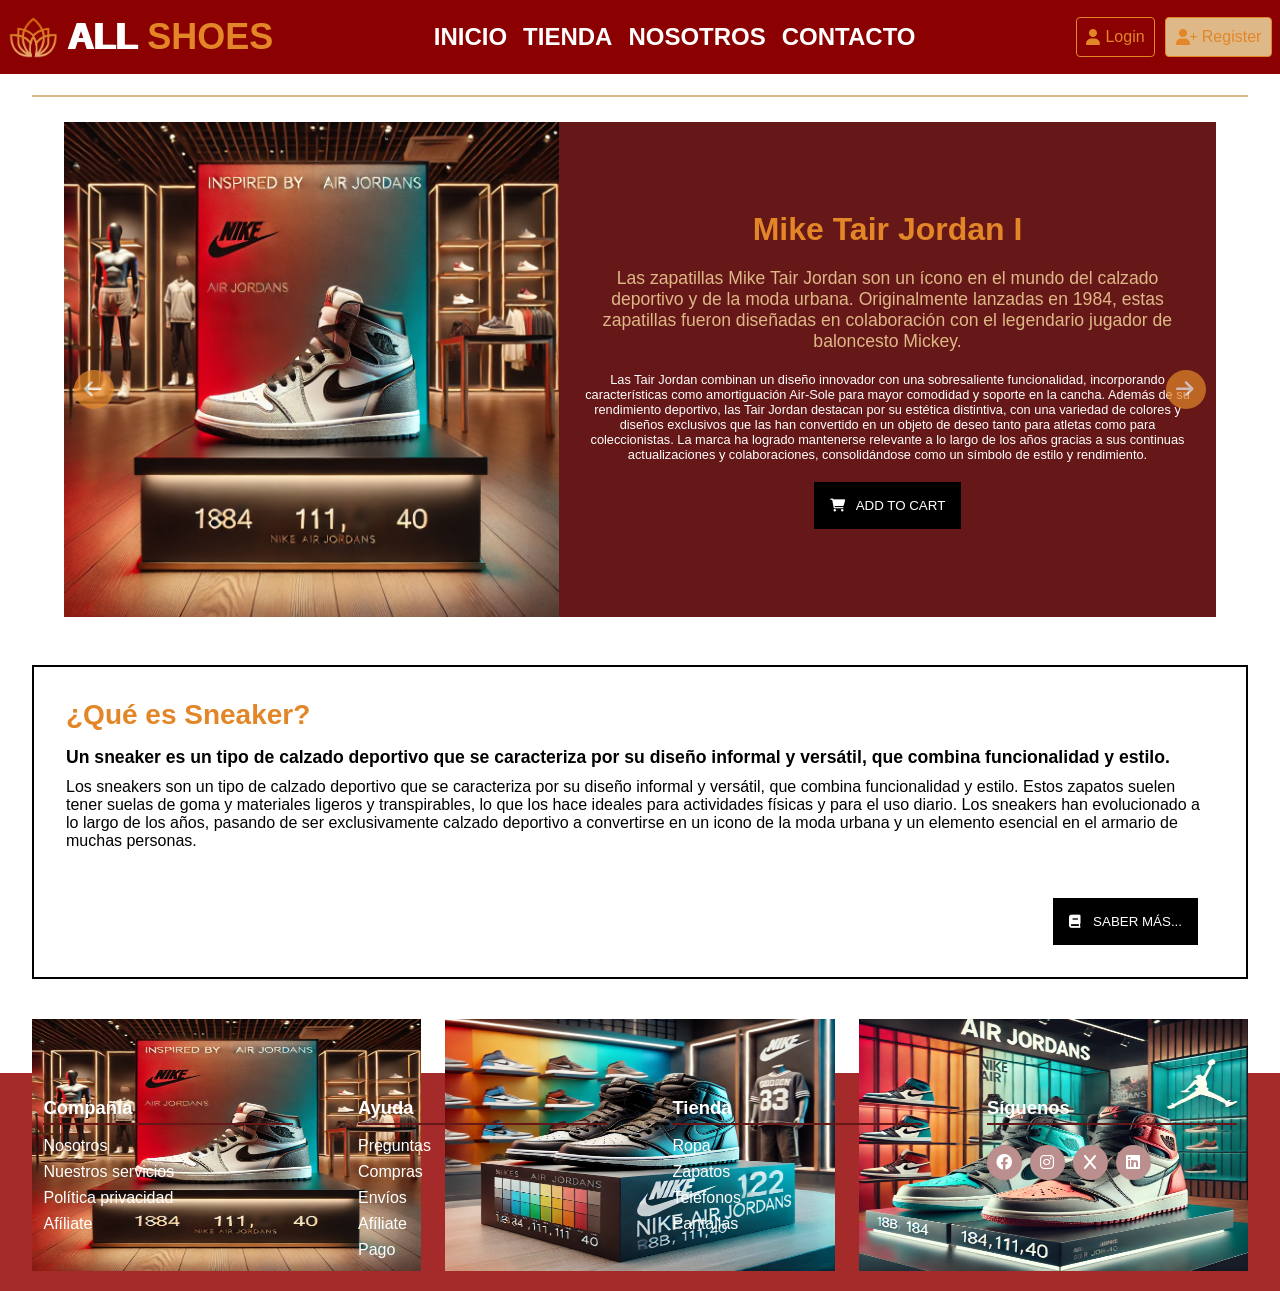
<file: index.html>
<!doctype html>
<html lang="en">
  <head>
    <meta charset="UTF-8" />
    <meta name="viewport" content="width=device-width, initial-scale=1.0" />
    <title>ALL SHOES</title>
    <link rel="icon" href="images/Logo.png" type="image/png" />
    <link
      rel="stylesheet"
      href="https://cdnjs.cloudflare.com/ajax/libs/font-awesome/6.0.0-beta3/css/all.min.css"
    />
    <link rel="stylesheet" href="css/index.css" />
    <link rel="stylesheet" href="css/header.css" />
    <link rel="stylesheet" href="css/home_slider.css" />
    <link rel="stylesheet" href="css/home_more_info.css" />
    <link rel="stylesheet" href="css/footer.css" />
    <link rel="stylesheet" href="css/button.css" />
  </head>
  <body>
    <!------------------ Header ------------------>
    <header class="header">
      <div class="page-info">
        <img src="images/Logo.png" alt="Logo" class="logo" />
        <h1 class="page-name"><span class="strong">ALL</span> SHOES</h1>
      </div>
      <nav class="header-nav">
        <ul class="header-links">
          <li class="header-element">
            <a href="index.html" class="header-link">INICIO</a>
          </li>
          <li class="header-element">
            <a href="html/tienda.html" class="header-link">TIENDA</a>
          </li>
          <li class="header-element">
            <a href="html/nosostros.html" class="header-link">NOSOTROS</a>
          </li>
          <li class="header-element">
            <a href="html/contacto.html" class="header-link">CONTACTO</a>
          </li>
        </ul>
      </nav>
      <div class="session-menu">
        <label for="toggle-session-menu" class="session-menu-icons">
          <i class="fa-solid fa-user"></i>
          <i class="fa-solid fa-x"></i>
        </label>
        <input type="checkbox" id="toggle-session-menu" />
        <div class="session-buttons">
          <a href="" class="btn btn-login">
            <i class="fa-solid fa-user"></i>
            Login
          </a>
          <a href="" class="btn btn-register">
            <i class="fa-solid fa-user"></i>
            <i class="fa-solid fa-plus"></i>
            Register
          </a>
        </div>
      </div>
    </header>

    <!------------------- Main --------------.---->
    <main class="main">
      <section class="slider">
        <div class="slides">
          <article class="sneaker-slide">
            <img
              class="sneaker-foto"
              src="images/main/sneakers4.jpeg"
              alt="foto"
            />
            <div class="sneaker-info">
              <h2 class="sneaker-name">Mike Tair Jordan I</h2>
              <p class="short-description">
                Las zapatillas Mike Tair Jordan son un ícono en el mundo del
                calzado deportivo y de la moda urbana. Originalmente lanzadas en
                1984, estas zapatillas fueron diseñadas en colaboración con el
                legendario jugador de baloncesto Mickey.
              </p>
              <p class="extended-description">
                Las Tair Jordan combinan un diseño innovador con una
                sobresaliente funcionalidad, incorporando características como
                amortiguación Air-Sole para mayor comodidad y soporte en la
                cancha. Además de su rendimiento deportivo, las Tair Jordan
                destacan por su estética distintiva, con una variedad de colores
                y diseños exclusivos que las han convertido en un objeto de
                deseo tanto para atletas como para coleccionistas. La marca ha
                logrado mantenerse relevante a lo largo de los años gracias a
                sus continuas actualizaciones y colaboraciones, consolidándose
                como un símbolo de estilo y rendimiento.
              </p>
              <button class="regular-btn btn-add-to-cart">
                <i class="fa-solid fa-cart-shopping"></i>
                ADD TO CART
              </button>
            </div>
          </article>
          <article class="sneaker-slide">
            <img
              class="sneaker-foto"
              src="images/main/sneakers3.jpeg"
              alt="foto-mike-jump-vision"
            />
            <div class="sneaker-info">
              <h2 class="sneaker-name">Mike Jump Vision</h2>
              <p class="short-description">
                La Mike Jump Vision es un modelo de calzado deportivo diseñado
                para aquellos apasionados por el baloncesto que buscan mejorar
                su rendimiento en la cancha.
              </p>
              <p class="extended-description">
                Esta zapatilla se caracteriza por incorporar tecnología de
                amortiguación avanzada que proporciona un excelente soporte y
                comodidad durante los saltos y movimientos rápidos. Su diseño
                moderno y estilizado no solo ofrece una atractiva estética, sino
                que también integra materiales ligeros y transpirables que
                aseguran una ventilación óptima para el pie. Además, la suela de
                goma con patrón de tracción multidireccional garantiza un agarre
                firme en diferentes superficies, permitiendo cambios de
                dirección ágiles y seguros. En resumen, la Nike Jump Vision
                combina innovación y estilo para ofrecer una experiencia
                deportiva superior.
              </p>
              <button class="regular-btn btn-add-to-cart">
                <i class="fa-solid fa-cart-shopping"></i>
                ADD TO CART
              </button>
            </div>
          </article>
          <!-- Duplicate articles for the slider -->
          <article class="sneaker-slide">
            <img
              class="sneaker-foto"
              src="images/main/sneakers4.jpeg"
              alt="foto"
            />
            <div class="sneaker-info">
              <h2 class="sneaker-name">Mike Tair Jordan I</h2>
              <p class="short-description">
                Las zapatillas Mike Tair Jordan son un ícono en el mundo del
                calzado deportivo y de la moda urbana. Originalmente lanzadas en
                1984, estas zapatillas fueron diseñadas en colaboración con el
                legendario jugador de baloncesto Mickey.
              </p>
              <p class="extended-description">
                Las Tair Jordan combinan un diseño innovador con una
                sobresaliente funcionalidad, incorporando características como
                amortiguación Air-Sole para mayor comodidad y soporte en la
                cancha. Además de su rendimiento deportivo, las Tair Jordan
                destacan por su estética distintiva, con una variedad de colores
                y diseños exclusivos que las han convertido en un objeto de
                deseo tanto para atletas como para coleccionistas. La marca ha
                logrado mantenerse relevante a lo largo de los años gracias a
                sus continuas actualizaciones y colaboraciones, consolidándose
                como un símbolo de estilo y rendimiento.
              </p>
              <button class="regular-btn btn-add-to-cart">
                <i class="fa-solid fa-cart-shopping"></i>
                ADD TO CART
              </button>
            </div>
          </article>
          <article class="sneaker-slide">
            <img
              class="sneaker-foto"
              src="images/main/sneakers3.jpeg"
              alt="foto-mike-jump-vision"
            />
            <div class="sneaker-info">
              <h2 class="sneaker-name">Mike Jump Vision</h2>
              <p class="short-description">
                La Mike Jump Vision es un modelo de calzado deportivo diseñado
                para aquellos apasionados por el baloncesto que buscan mejorar
                su rendimiento en la cancha.
              </p>
              <p class="extended-description">
                Esta zapatilla se caracteriza por incorporar tecnología de
                amortiguación avanzada que proporciona un excelente soporte y
                comodidad durante los saltos y movimientos rápidos. Su diseño
                moderno y estilizado no solo ofrece una atractiva estética, sino
                que también integra materiales ligeros y transpirables que
                aseguran una ventilación óptima para el pie. Además, la suela de
                goma con patrón de tracción multidireccional garantiza un agarre
                firme en diferentes superficies, permitiendo cambios de
                dirección ágiles y seguros. En resumen, la Nike Jump Vision
                combina innovación y estilo para ofrecer una experiencia
                deportiva superior.
              </p>
              <button class="regular-btn btn-add-to-cart">
                <i class="fa-solid fa-cart-shopping"></i>
                ADD TO CART
              </button>
            </div>
          </article>
        </div>
        <div class="arrows">
          <i class="fa-solid fa-arrow-left"></i>
          <i class="fa-solid fa-arrow-right"></i>
        </div>
      </section>

      <section class="more-info">
        <div class="question-container">
          <h3 class="question">¿Qué es Sneaker?</h3>
          <p class="short-answer">
            Un sneaker es un tipo de calzado deportivo que se caracteriza por su
            diseño informal y versátil, que combina funcionalidad y estilo.
          </p>
          <p class="extended-answer">
            Los sneakers son un tipo de calzado deportivo que se caracteriza por
            su diseño informal y versátil, que combina funcionalidad y estilo.
            Estos zapatos suelen tener suelas de goma y materiales ligeros y
            transpirables, lo que los hace ideales para actividades físicas y
            para el uso diario. Los sneakers han evolucionado a lo largo de los
            años, pasando de ser exclusivamente calzado deportivo a convertirse
            en un icono de la moda urbana y un elemento esencial en el armario
            de muchas personas.
          </p>
          <button class="regular-btn btn-know-more">
            <i class="fa-solid fa-book"></i>
            SABER MÁS...
          </button>
        </div>
        <div class="images">
          <div>
          <img
            src="images/main/sneakers4.jpeg"
            alt="sneakers4-foto"
            class="image"
          /></div><div>
          <img
            src="images/main/sneakers1.jpeg"
            alt="sneakers1-foto"
            class="image"
          /></div><div>
          <img
            src="images/main/sneakers3.jpeg"
            alt="sneakers3-foto"
            class="image"
          />
        </div></div>
      </section>
    </main>

    <!------------------ Footer ------------------>
    <footer class="footer">
      <ul class="footer-links company-links">
        <li class="footer-element">
          <h4 class="footer-section-title">Compañía</h4>
        </li>
        <li class="footer-element">
          <a href="" class="footer-link">Nosotros</a>
        </li>
        <li class="footer-element">
          <a href="" class="footer-link">Nuestros servicios</a>
        </li>
        <li class="footer-element">
          <a href="" class="footer-link">Política privacidad</a>
        </li>
        <li class="footer-element">
          <a href="" class="footer-link">Afíliate</a>
        </li>
      </ul>
      <ul class="footer-links help-links">
        <li class="footer-element">
          <h4 class="footer-section-title">Ayuda</h4>
        </li>
        <li class="footer-element">
          <a href="" class="footer-link">Preguntas</a>
        </li>
        <li class="footer-element">
          <a href="" class="footer-link">Compras</a>
        </li>
        <li class="footer-element">
          <a href="" class="footer-link">Envíos</a>
        </li>
        <li class="footer-element">
          <a href="" class="footer-link">Afíliate</a>
        </li>
        <li class="footer-element">
          <a href="" class="footer-link">Pago</a>
        </li>
      </ul>
      <ul class="footer-links shop-links">
        <li class="footer-element">
          <h4 class="footer-section-title">Tienda</h4>
        </li>
        <li class="footer-element">
          <a href="" class="footer-link">Ropa</a>
        </li>
        <li class="footer-element">
          <a href="" class="footer-link">Zapatos</a>
        </li>
        <li class="footer-element">
          <a href="" class="footer-link">Teléfonos</a>
        </li>
        <li class="footer-element">
          <a href="" class="footer-link">Pantallas</a>
        </li>
      </ul>
      <ul class="footer-links social-media-links">
        <li class="footer-element">
          <h4 class="footer-section-title">Síguenos</h4>
        </li>
        <li class="footer-element">
          <a href="" class="footer-link">
            <i class="fa-brands fa-facebook"></i>
          </a>
        </li>
        <li class="footer-element">
          <a href="" class="footer-link">
            <i class="fa-brands fa-instagram"></i>
          </a>
        </li>
        <li class="footer-element">
          <a href="" class="footer-link">
            <i class="fa-brands fa-x"></i>
          </a>
        </li>
        <li class="footer-element">
          <a href="" class="footer-link">
            <i class="fa-brands fa-linkedin"></i>
          </a>
        </li>
      </ul>
    </footer>
  </body>
</html>
</file>
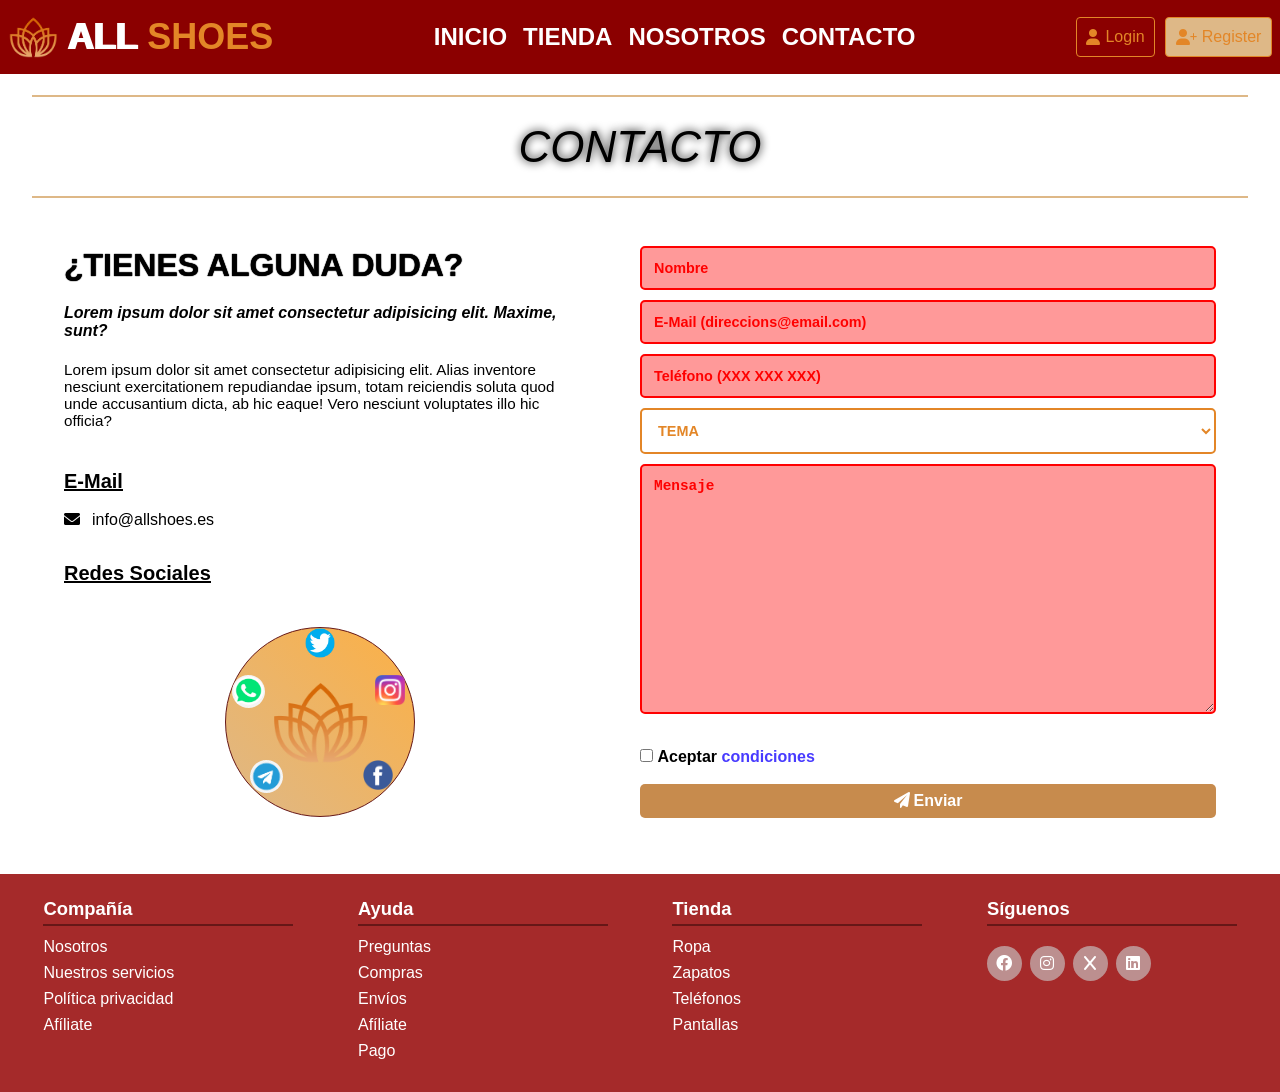
<file: html/contacto.html>
<!doctype html>
<html lang="en">
  <head>
    <meta charset="UTF-8" />
    <meta name="viewport" content="width=device-width, initial-scale=1.0" />
    <title>ALL SHOES | Contacto</title>
    <link rel="icon" href="../images/Logo.png" type="image/png" />
    <link
      rel="stylesheet"
      href="https://cdnjs.cloudflare.com/ajax/libs/font-awesome/6.0.0-beta3/css/all.min.css"
    />
    <link rel="stylesheet" href="../css/index.css" />
    <link rel="stylesheet" href="../css/header.css" />
    <link rel="stylesheet" href="../css/contacto.css" />
    <link rel="stylesheet" href="../css/footer.css" />
    <link rel="stylesheet" href="../css/button.css" />
  </head>
  <body>
    <!------------------ Header ------------------>
    <header class="header">
      <div class="page-info">
        <img src="../images/Logo.png" alt="Logo" class="logo" />
        <h1 class="page-name"><span class="strong">ALL</span> SHOES</h1>
      </div>
      <nav class="header-nav">
        <ul class="header-links">
          <li class="header-element">
            <a href="../index.html" class="header-link">INICIO</a>
          </li>
          <li class="header-element">
            <a href="tienda.html" class="header-link">TIENDA</a>
          </li>
          <li class="header-element">
            <a href="nosostros.html" class="header-link">NOSOTROS</a>
          </li>
          <li class="header-element">
            <a href="contacto.html" class="header-link">CONTACTO</a>
          </li>
        </ul>
      </nav>
      <div class="session-menu">
        <label for="toggle-session-menu" class="session-menu-icons">
          <i class="fa-solid fa-user"></i>
          <i class="fa-solid fa-x"></i>
        </label>
        <input type="checkbox" id="toggle-session-menu" />
        <div class="session-buttons">
          <a href="" class="btn btn-login">
            <i class="fa-solid fa-user"></i>
            Login
          </a>
          <a href="" class="btn btn-register">
            <i class="fa-solid fa-user"></i>
            <i class="fa-solid fa-plus"></i>
            Register
          </a>
        </div>
      </div>
    </header>

    <!------------------- Main --------------.---->
    <main class="main">
      <section class="contact">
        <h2 class="title">CONTACTO</h2>
        <div class="contact-container">
          <div class="contact-info">
            <h3 class="info-title">¿TIENES ALGUNA DUDA?</h3>
            <p class="paragraph1">
              Lorem ipsum dolor sit amet consectetur adipisicing elit. Maxime,
              sunt?
            </p>
            <p class="paragraph2">
              Lorem ipsum dolor sit amet consectetur adipisicing elit. Alias
              inventore nesciunt exercitationem repudiandae ipsum, totam
              reiciendis soluta quod unde accusantium dicta, ab hic eaque! Vero
              nesciunt voluptates illo hic officia?
            </p>
            <h3 class="email-title">E-Mail</h3>
            <a href="mailto:info@allshoes.es" target="_blank"
              ><i class="fa-solid fa-envelope"></i>info@allshoes.es</a
            >
            <h3 class="social-media-title">Redes Sociales</h3>
            <div class="social-media-wheel">
              <img src="../images/Logo.png" alt="logo-foto" class="logo" />
              <img
                src="../images/nosotros/twitter-icon.png"
                alt="twitter-icon"
                class="social-icon"
              />
              <img
                src="../images/nosotros/instagram-logo.png"
                alt="instagram-icon"
                class="social-icon"
              />
              <img
                src="../images/nosotros/facebook-icon.png"
                alt="facebook-icon"
                class="social-icon"
              />
              <img
                src="../images/contacto/telegram-icon.png"
                alt="telegram-icon"
                class="social-icon"
              />
              <img
                src="../images/contacto/whatsapp-icon.png"
                alt="whatsapp-icon"
                class="social-icon"
              />
            </div>
          </div>
          <form class="contact-form">
            <input
              type="text"
              name="nombre"
              pattern="[A-Za-zÁÉÍÓÚáéíóúñÑ]{2,}"
              title="Debe contener al menos 2 caracteres"
              placeholder="Nombre"
              required
            />
            <input
              type="email"
              name="email"
              placeholder="E-Mail (direccions@email.com)"
              required
            />
            <input
              type="tel"
              name="tel"
              pattern="[0-9]{9}"
              title="Debe contener 9 dígitos sin espacios"
              placeholder="Teléfono (XXX XXX XXX)"
              required
            />
            <select name="tema">
              <option value="tema">TEMA</option>
            </select>
            <textarea name="mensaje" placeholder="Mensaje" required></textarea>
            <div class="conditions-container">
              <input
                type="checkbox"
                name="condiciones"
                id="condiciones"
                required
              />
              <label for="condiciones">Aceptar </label>
              <a href="../pdf/condiciones.pdf" target="_blank">condiciones</a>
            </div>
            <button type="submit">
              <i class="fa-solid fa-paper-plane"></i>Enviar
            </button>
          </form>
        </div>
      </section>
    </main>

    <!------------------ Footer ------------------>
    <footer class="footer">
      <ul class="footer-links company-links">
        <li class="footer-element">
          <h4 class="footer-section-title">Compañía</h4>
        </li>
        <li class="footer-element">
          <a href="" class="footer-link">Nosotros</a>
        </li>
        <li class="footer-element">
          <a href="" class="footer-link">Nuestros servicios</a>
        </li>
        <li class="footer-element">
          <a href="" class="footer-link">Política privacidad</a>
        </li>
        <li class="footer-element">
          <a href="" class="footer-link">Afíliate</a>
        </li>
      </ul>
      <ul class="footer-links help-links">
        <li class="footer-element">
          <h4 class="footer-section-title">Ayuda</h4>
        </li>
        <li class="footer-element">
          <a href="" class="footer-link">Preguntas</a>
        </li>
        <li class="footer-element">
          <a href="" class="footer-link">Compras</a>
        </li>
        <li class="footer-element">
          <a href="" class="footer-link">Envíos</a>
        </li>
        <li class="footer-element">
          <a href="" class="footer-link">Afíliate</a>
        </li>
        <li class="footer-element">
          <a href="" class="footer-link">Pago</a>
        </li>
      </ul>
      <ul class="footer-links shop-links">
        <li class="footer-element">
          <h4 class="footer-section-title">Tienda</h4>
        </li>
        <li class="footer-element">
          <a href="" class="footer-link">Ropa</a>
        </li>
        <li class="footer-element">
          <a href="" class="footer-link">Zapatos</a>
        </li>
        <li class="footer-element">
          <a href="" class="footer-link">Teléfonos</a>
        </li>
        <li class="footer-element">
          <a href="" class="footer-link">Pantallas</a>
        </li>
      </ul>
      <ul class="footer-links social-media-links">
        <li class="footer-element">
          <h4 class="footer-section-title">Síguenos</h4>
        </li>
        <li class="footer-element">
          <a href="" class="footer-link">
            <i class="fa-brands fa-facebook"></i>
          </a>
        </li>
        <li class="footer-element">
          <a href="" class="footer-link">
            <i class="fa-brands fa-instagram"></i>
          </a>
        </li>
        <li class="footer-element">
          <a href="" class="footer-link">
            <i class="fa-brands fa-x"></i>
          </a>
        </li>
        <li class="footer-element">
          <a href="" class="footer-link">
            <i class="fa-brands fa-linkedin"></i>
          </a>
        </li>
      </ul>
    </footer>
  </body>
</html>
</file>
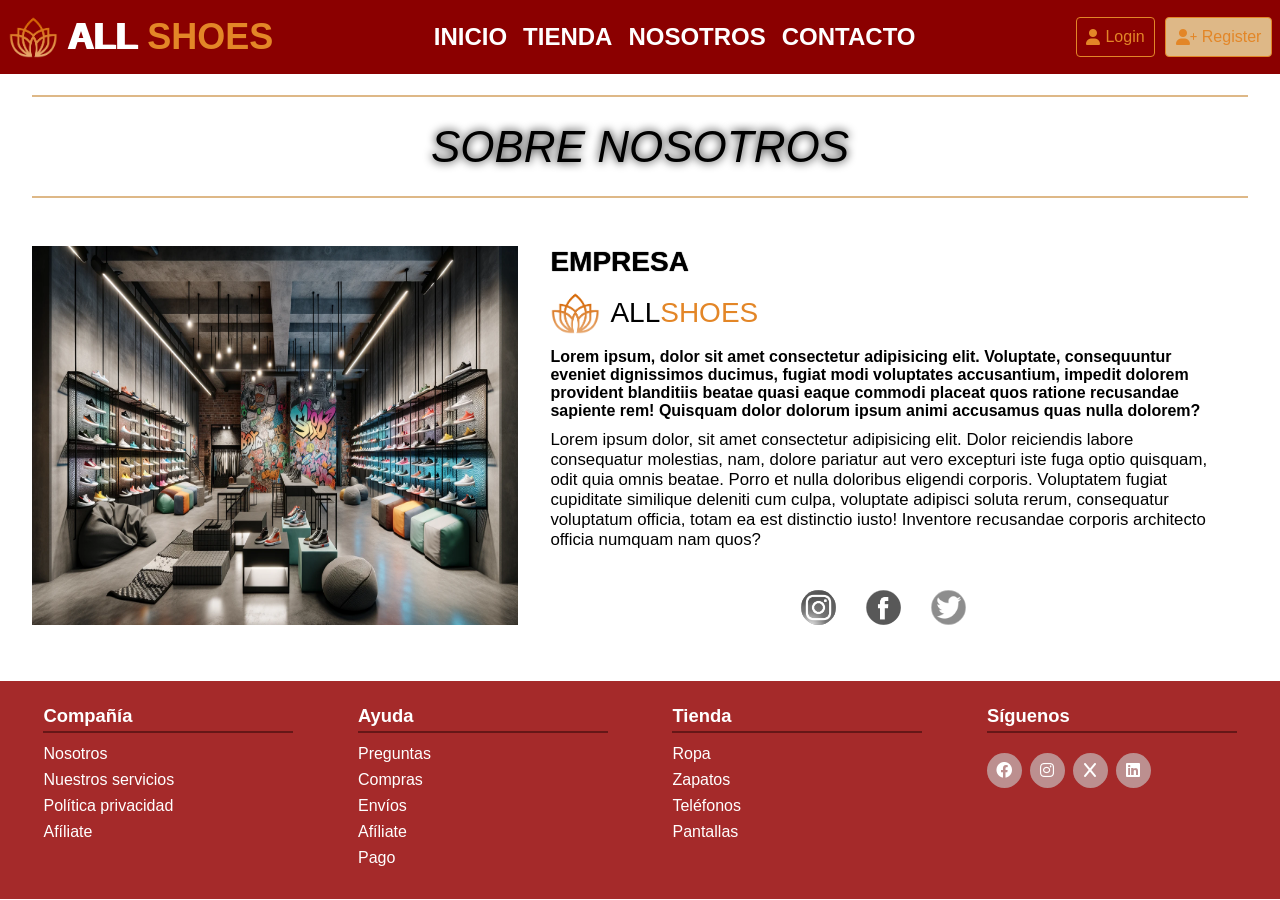
<file: html/nosostros.html>
<!doctype html>
<html lang="en">
  <head>
    <meta charset="UTF-8" />
    <meta name="viewport" content="width=device-width, initial-scale=1.0" />
    <title>ALL SHOES | Nosotros</title>
    <link rel="icon" href="../images/Logo.png" type="image/png" />
    <link
      rel="stylesheet"
      href="https://cdnjs.cloudflare.com/ajax/libs/font-awesome/6.0.0-beta3/css/all.min.css"
    />
    <link rel="stylesheet" href="../css/index.css" />
    <link rel="stylesheet" href="../css/header.css" />
    <link rel="stylesheet" href="../css/nosotros.css" />
    <link rel="stylesheet" href="../css/footer.css" />
    <link rel="stylesheet" href="../css/button.css" />
  </head>
  <body>
    <!------------------ Header ------------------>
    <header class="header">
      <div class="page-info">
        <img src="../images/Logo.png" alt="Logo" class="logo" />
        <h1 class="page-name"><span class="strong">ALL</span> SHOES</h1>
      </div>
      <nav class="header-nav">
        <ul class="header-links">
          <li class="header-element">
            <a href="../index.html" class="header-link">INICIO</a>
          </li>
          <li class="header-element">
            <a href="tienda.html" class="header-link">TIENDA</a>
          </li>
          <li class="header-element">
            <a href="nosostros.html" class="header-link">NOSOTROS</a>
          </li>
          <li class="header-element">
            <a href="contacto.html" class="header-link">CONTACTO</a>
          </li>
        </ul>
      </nav>
      <div class="session-menu">
        <label for="toggle-session-menu" class="session-menu-icons">
          <i class="fa-solid fa-user"></i>
          <i class="fa-solid fa-x"></i>
        </label>
        <input type="checkbox" id="toggle-session-menu" />
        <div class="session-buttons">
          <a href="" class="btn btn-login">
            <i class="fa-solid fa-user"></i>
            Login
          </a>
          <a href="" class="btn btn-register">
            <i class="fa-solid fa-user"></i>
            <i class="fa-solid fa-plus"></i>
            Register
          </a>
        </div>
      </div>
    </header>

    <!------------------- Main --------------.---->
    <main class="main">
      <section class="about-us">
        <h2 class="title">SOBRE NOSOTROS</h2>
        <div class="info-container">
          <img
            src="../images/nosotros/tienda.webp"
            alt="tienda-foto"
            class="image"
          />
          <div class="info">
            <h3 class="empresa">EMPRESA</h3>
            <div class="page-info">
              <img src="../images/Logo.png" alt="Logo" class="logo" />
              <h3 class="page-name"><span class="strong">ALL</span>SHOES</h3>
            </div>
            <p class="paragraph1">
              Lorem ipsum, dolor sit amet consectetur adipisicing elit.
              Voluptate, consequuntur eveniet dignissimos ducimus, fugiat modi
              voluptates accusantium, impedit dolorem provident blanditiis
              beatae quasi eaque commodi placeat quos ratione recusandae
              sapiente rem! Quisquam dolor dolorum ipsum animi accusamus quas
              nulla dolorem?
            </p>
            <p class="paragraph2">
              Lorem ipsum dolor, sit amet consectetur adipisicing elit. Dolor
              reiciendis labore consequatur molestias, nam, dolore pariatur aut
              vero excepturi iste fuga optio quisquam, odit quia omnis beatae.
              Porro et nulla doloribus eligendi corporis. Voluptatem fugiat
              cupiditate similique deleniti cum culpa, voluptate adipisci soluta
              rerum, consequatur voluptatum officia, totam ea est distinctio
              iusto! Inventore recusandae corporis architecto officia numquam
              nam quos?
            </p>
            <div class="social-media">
              <div class="logo">
                <img
                  src="../images/nosotros/instagram-logo.png"
                  alt="instagram-logo"
                />
              </div>
              <div class="logo">
                <img
                  src="../images/nosotros/facebook-icon.png"
                  alt="facebook-logo"
                />
              </div>
              <div class="logo">
                <img
                  src="../images/nosotros/twitter-icon.png"
                  alt="twitter-logo"
                />
              </div>
            </div>
          </div>
        </div>
      </section>
    </main>

    <!------------------ Footer ------------------>
    <footer class="footer">
      <ul class="footer-links company-links">
        <li class="footer-element">
          <h4 class="footer-section-title">Compañía</h4>
        </li>
        <li class="footer-element">
          <a href="" class="footer-link">Nosotros</a>
        </li>
        <li class="footer-element">
          <a href="" class="footer-link">Nuestros servicios</a>
        </li>
        <li class="footer-element">
          <a href="" class="footer-link">Política privacidad</a>
        </li>
        <li class="footer-element">
          <a href="" class="footer-link">Afíliate</a>
        </li>
      </ul>
      <ul class="footer-links help-links">
        <li class="footer-element">
          <h4 class="footer-section-title">Ayuda</h4>
        </li>
        <li class="footer-element">
          <a href="" class="footer-link">Preguntas</a>
        </li>
        <li class="footer-element">
          <a href="" class="footer-link">Compras</a>
        </li>
        <li class="footer-element">
          <a href="" class="footer-link">Envíos</a>
        </li>
        <li class="footer-element">
          <a href="" class="footer-link">Afíliate</a>
        </li>
        <li class="footer-element">
          <a href="" class="footer-link">Pago</a>
        </li>
      </ul>
      <ul class="footer-links shop-links">
        <li class="footer-element">
          <h4 class="footer-section-title">Tienda</h4>
        </li>
        <li class="footer-element">
          <a href="" class="footer-link">Ropa</a>
        </li>
        <li class="footer-element">
          <a href="" class="footer-link">Zapatos</a>
        </li>
        <li class="footer-element">
          <a href="" class="footer-link">Teléfonos</a>
        </li>
        <li class="footer-element">
          <a href="" class="footer-link">Pantallas</a>
        </li>
      </ul>
      <ul class="footer-links social-media-links">
        <li class="footer-element">
          <h4 class="footer-section-title">Síguenos</h4>
        </li>
        <li class="footer-element">
          <a href="" class="footer-link">
            <i class="fa-brands fa-facebook"></i>
          </a>
        </li>
        <li class="footer-element">
          <a href="" class="footer-link">
            <i class="fa-brands fa-instagram"></i>
          </a>
        </li>
        <li class="footer-element">
          <a href="" class="footer-link">
            <i class="fa-brands fa-x"></i>
          </a>
        </li>
        <li class="footer-element">
          <a href="" class="footer-link">
            <i class="fa-brands fa-linkedin"></i>
          </a>
        </li>
      </ul>
    </footer>
  </body>
</html>
</file>
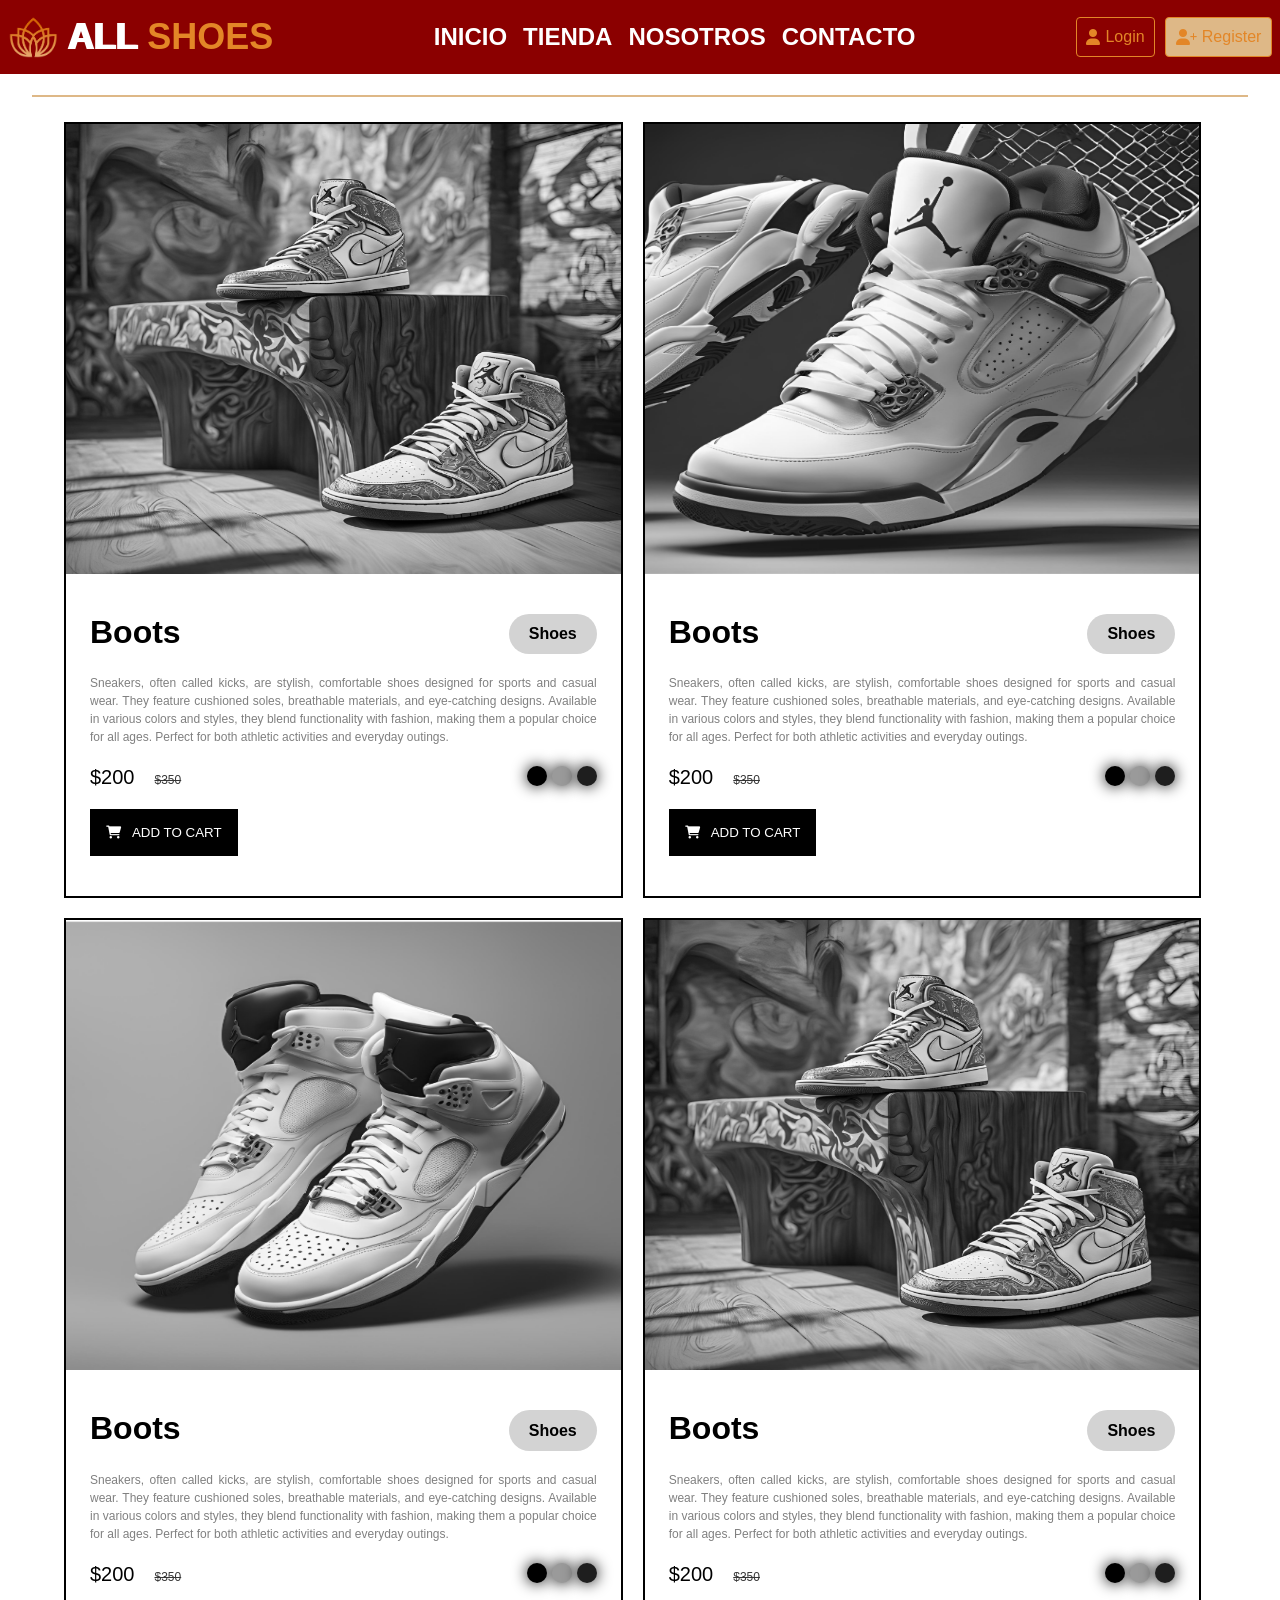
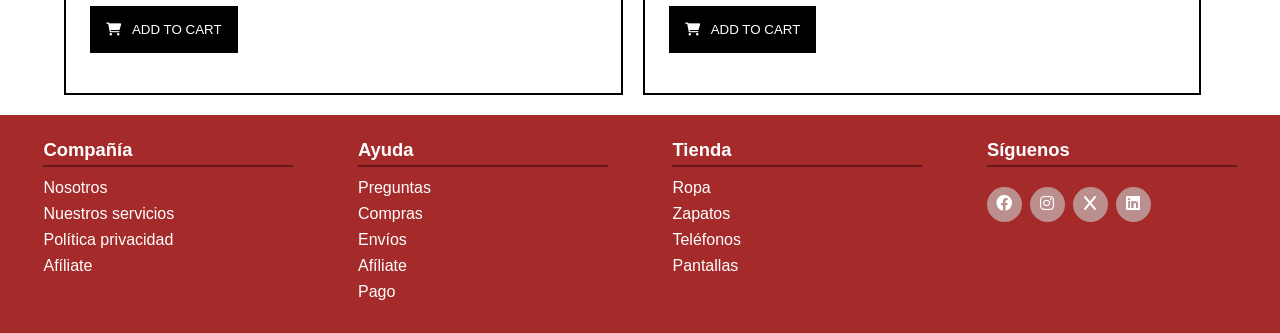
<file: html/tienda.html>
<!doctype html>
<html lang="en">
  <head>
    <meta charset="UTF-8" />
    <meta name="viewport" content="width=device-width, initial-scale=1.0" />
    <title>ALL SHOES | Tienda</title>
    <link rel="icon" href="../images/Logo.png" type="image/png" />
    <link
      rel="stylesheet"
      href="https://cdnjs.cloudflare.com/ajax/libs/font-awesome/6.0.0-beta3/css/all.min.css"
    />
    <link rel="stylesheet" href="../css/index.css" />
    <link rel="stylesheet" href="../css/header.css" />
    <link rel="stylesheet" href="../css/tienda.css" />
    <link rel="stylesheet" href="../css/footer.css" />
    <link rel="stylesheet" href="../css/button.css" />
  </head>
  <body>
    <!------------------ Header ------------------>
    <header class="header">
      <div class="page-info">
        <img src="../images/Logo.png" alt="Logo" class="logo" />
        <h1 class="page-name"><span class="strong">ALL</span> SHOES</h1>
      </div>
      <nav class="header-nav">
        <ul class="header-links">
          <li class="header-element">
            <a href="../index.html" class="header-link">INICIO</a>
          </li>
          <li class="header-element">
            <a href="tienda.html" class="header-link">TIENDA</a>
          </li>
          <li class="header-element">
            <a href="nosostros.html" class="header-link">NOSOTROS</a>
          </li>
          <li class="header-element">
            <a href="contacto.html" class="header-link">CONTACTO</a>
          </li>
        </ul>
      </nav>
      <div class="session-menu">
        <label for="toggle-session-menu" class="session-menu-icons">
          <i class="fa-solid fa-user"></i>
          <i class="fa-solid fa-x"></i>
        </label>
        <input type="checkbox" id="toggle-session-menu" />
        <div class="session-buttons">
          <a href="" class="btn btn-login">
            <i class="fa-solid fa-user"></i>
            Login
          </a>
          <a href="" class="btn btn-register">
            <i class="fa-solid fa-user"></i>
            <i class="fa-solid fa-plus"></i>
            Register
          </a>
        </div>
      </div>
    </header>

    <!------------------- Main --------------.---->
    <main class="main">
      <section class="items">
        <article class="item">
          <img src="../images/tienda/Sneakers.png" alt="" class="image" />
          <div class="item-info">
            <div class="main-info">
              <h2 class="category">Shoes</h2>
              <h3 class="name">Boots</h3>
            </div>
            <p class="description">
              Sneakers, often called kicks, are stylish, comfortable shoes
              designed for sports and casual wear. They feature cushioned soles,
              breathable materials, and eye-catching designs. Available in
              various colors and styles, they blend functionality with fashion,
              making them a popular choice for all ages. Perfect for both
              athletic activities and everyday outings.
            </p>
            <div class="additional-info">
              <p class="price">$200<span class="previous-price">$350</span></p>
              <div class="colors">
                <div class="color"></div>
                <div class="color"></div>
                <div class="color"></div>
              </div>
            </div>
            <button class="regular-btn btn-add-to-cart">
              <i class="fa-solid fa-cart-shopping"></i>
              ADD TO CART
            </button>
          </div>
        </article>
        <article class="item">
          <img src="../images/tienda/Sneakers3.png" alt="" class="image" />
          <div class="item-info">
            <div class="main-info">
              <h2 class="category">Shoes</h2>
              <h3 class="name">Boots</h3>
            </div>
            <p class="description">
              Sneakers, often called kicks, are stylish, comfortable shoes
              designed for sports and casual wear. They feature cushioned soles,
              breathable materials, and eye-catching designs. Available in
              various colors and styles, they blend functionality with fashion,
              making them a popular choice for all ages. Perfect for both
              athletic activities and everyday outings.
            </p>
            <div class="additional-info">
              <p class="price">$200<span class="previous-price">$350</span></p>
              <div class="colors">
                <div class="color"></div>
                <div class="color"></div>
                <div class="color"></div>
              </div>
            </div>
            <button class="regular-btn btn-add-to-cart">
              <i class="fa-solid fa-cart-shopping"></i>
              ADD TO CART
            </button>
          </div>
        </article>
        <article class="item">
          <img src="../images/tienda/Sneakers2.png" alt="" class="image" />
          <div class="item-info">
            <div class="main-info">
              <h2 class="category">Shoes</h2>
              <h3 class="name">Boots</h3>
            </div>
            <p class="description">
              Sneakers, often called kicks, are stylish, comfortable shoes
              designed for sports and casual wear. They feature cushioned soles,
              breathable materials, and eye-catching designs. Available in
              various colors and styles, they blend functionality with fashion,
              making them a popular choice for all ages. Perfect for both
              athletic activities and everyday outings.
            </p>
            <div class="additional-info">
              <p class="price">$200<span class="previous-price">$350</span></p>
              <div class="colors">
                <div class="color"></div>
                <div class="color"></div>
                <div class="color"></div>
              </div>
            </div>
            <button class="regular-btn btn-add-to-cart">
              <i class="fa-solid fa-cart-shopping"></i>
              ADD TO CART
            </button>
          </div>
        </article>
        <article class="item">
          <img src="../images/tienda/Sneakers.png" alt="" class="image" />
          <div class="item-info">
            <div class="main-info">
              <h2 class="category">Shoes</h2>
              <h3 class="name">Boots</h3>
            </div>
            <p class="description">
              Sneakers, often called kicks, are stylish, comfortable shoes
              designed for sports and casual wear. They feature cushioned soles,
              breathable materials, and eye-catching designs. Available in
              various colors and styles, they blend functionality with fashion,
              making them a popular choice for all ages. Perfect for both
              athletic activities and everyday outings.
            </p>
            <div class="additional-info">
              <p class="price">$200<span class="previous-price">$350</span></p>
              <div class="colors">
                <div class="color"></div>
                <div class="color"></div>
                <div class="color"></div>
              </div>
            </div>
            <button class="regular-btn btn-add-to-cart">
              <i class="fa-solid fa-cart-shopping"></i>
              ADD TO CART
            </button>
          </div>
        </article>
      </section>
    </main>

    <!------------------ Footer ------------------>
    <footer class="footer">
      <ul class="footer-links company-links">
        <li class="footer-element">
          <h4 class="footer-section-title">Compañía</h4>
        </li>
        <li class="footer-element">
          <a href="" class="footer-link">Nosotros</a>
        </li>
        <li class="footer-element">
          <a href="" class="footer-link">Nuestros servicios</a>
        </li>
        <li class="footer-element">
          <a href="" class="footer-link">Política privacidad</a>
        </li>
        <li class="footer-element">
          <a href="" class="footer-link">Afíliate</a>
        </li>
      </ul>
      <ul class="footer-links help-links">
        <li class="footer-element">
          <h4 class="footer-section-title">Ayuda</h4>
        </li>
        <li class="footer-element">
          <a href="" class="footer-link">Preguntas</a>
        </li>
        <li class="footer-element">
          <a href="" class="footer-link">Compras</a>
        </li>
        <li class="footer-element">
          <a href="" class="footer-link">Envíos</a>
        </li>
        <li class="footer-element">
          <a href="" class="footer-link">Afíliate</a>
        </li>
        <li class="footer-element">
          <a href="" class="footer-link">Pago</a>
        </li>
      </ul>
      <ul class="footer-links shop-links">
        <li class="footer-element">
          <h4 class="footer-section-title">Tienda</h4>
        </li>
        <li class="footer-element">
          <a href="" class="footer-link">Ropa</a>
        </li>
        <li class="footer-element">
          <a href="" class="footer-link">Zapatos</a>
        </li>
        <li class="footer-element">
          <a href="" class="footer-link">Teléfonos</a>
        </li>
        <li class="footer-element">
          <a href="" class="footer-link">Pantallas</a>
        </li>
      </ul>
      <ul class="footer-links social-media-links">
        <li class="footer-element">
          <h4 class="footer-section-title">Síguenos</h4>
        </li>
        <li class="footer-element">
          <a href="" class="footer-link">
            <i class="fa-brands fa-facebook"></i>
          </a>
        </li>
        <li class="footer-element">
          <a href="" class="footer-link">
            <i class="fa-brands fa-instagram"></i>
          </a>
        </li>
        <li class="footer-element">
          <a href="" class="footer-link">
            <i class="fa-brands fa-x"></i>
          </a>
        </li>
        <li class="footer-element">
          <a href="" class="footer-link">
            <i class="fa-brands fa-linkedin"></i>
          </a>
        </li>
      </ul>
    </footer>
  </body>
</html>
</file>
<file: css/index.css>
:root {
  --main-color: rgb(102, 23, 23);
  --secondary-dark-color: black;
  --secondary-light-color: burlywood;
  --logo-color: #E38627;

  --header-color: darkred;

  --font-color-light: white;
  --font-color-medium: burlywood;
  --font-color-dark: brown;
  --font-color-logo: #E38627;
  --font-crossed-out: red;

  --footer-color: brown;
  --footer-icon-color: rosybrown;

  --social-media-wheel-gradient: linear-gradient(45deg, burlywood, #fcb045);
  --invalid-input-backgroundcolor: rgb(255, 0, 0,.4);
  --invalid-input-color: rgb(255, 0, 0);
  --valid-input-backgroundcolor: white;
  --valid-input-color: #E38627;
  --conditions-link-color: #483BFF;

  --facebook-color: #3b5998;
  --instagram-gradient: linear-gradient(to right, #833ab4, #fd1d1d, #fcb045);
  --instagram-color: #D6019C;
  --x-color: #00acee;
  --linkedin-color: #0e76a8;

  --black: black;
  --yellow: darkorange;
  --red: darkred;
  --gray: lightgray;
}

* {
  padding: 0;
  margin: 0;
  box-sizing: border-box;
}

html {
  font-size: 16px;
  font-family: "poppins", sans-serif;

  scrollbar-color:  var(--logo-color) var(--main-color);
}
</file>
<file: css/header.css>
.header {
  display: flex;
  justify-content: space-between;
  align-items: stretch;
  position: relative;
  z-index: 99;
  width: 100%;
  background-color: var(--header-color);
  padding: 0.75rem 0.5rem;
  margin-bottom: 3rem;

  &::after {
    content: '';
    position: absolute;
    top: 95px;
    left: 0;
    right: 0;
    width: 95%;
    margin: 0 auto;
    z-index: -1;
    border-bottom: 2px solid var(--secondary-light-color);
  }

  .page-info {
    height: 50px;
    min-width: 199px;
    display: flex;
    align-items: center;
    gap: 10px;

    .logo {
      height: 100%;
    }

    .page-name,
    .strong {
      color: var(--font-color-logo);
      font-size: clamp(1.5rem, 3.5vw, 2.25rem);

      .strong {
        color: var(--font-color-light);
        text-shadow:
          1.25px 0 currentColor,
          -1.25px 0 currentColor;
      }
    }
  }

  .header-nav {
    .header-links {
      list-style: none;
      display: flex;
      align-items: center;
      height: 100%;

      .header-element {
        height: 100%;
        padding: 0 0.5rem;
        display: flex;
        align-items: center;
        cursor: pointer;
        transition: all 0.5s ease;

        &:hover {
          background-color: var(--secondary-light-color);
          border-radius: 10px;

          .header-link {
            color: var(--font-color-logo);
          }
        }

        .header-link {
          text-decoration: none;
          color: var(--font-color-light);
          font-weight: 900;
          font-size: clamp(1rem, 2.5vw, 1.5rem);
        }
      }
    }
  }

  .session-menu {
    display: flex;
    align-items: center;

    .session-menu-icons,
    #toggle-session-menu {
      display: none;
    }

    .session-menu-icons {
      font-size: 1.5rem;
      color: var(--font-color-light);
      cursor: pointer;
    }

    .session-buttons {
      display: flex;
      align-items: center;
      gap: 10px;

      .btn {
        text-decoration: none;
        color: var(--font-color-logo);
        display: flex;
        align-items: center;
        gap: 5px;
        font-size: 1rem;
        border: 1px solid var(--font-color-logo);
        border-radius: 4px;
        padding: 0.6rem;
        transition: all 0.3s ease;

        &:hover {
          background-color: var(--logo-color);
          color: var(--font-color-light);
        }
      }

      .btn-register {
        background-color: var(--secondary-light-color);

        .fa-plus {
          margin-left: -5px;
          font-size: 0.5rem;
        }
      }
    }
  }
}

@media screen and (width < 626px) {
  .header {
    flex-direction: column;
    align-items: center;
    gap: 20px;

    &::after {
      top: 205px;
      left: 0;
      right: 0;
    }

    .header-element {
      min-height: 30px;
    }
  }
}

@media screen and (625px < width < 980px) {
  .session-menu {
    position: relative;

    .session-menu-icons {
      display: flex !important;
      flex-direction: column;
      margin-right: 0.5rem;
      transform: translateY(25%);
      align-items: center;
      transition: all 0.1s ease;

      .fa-solid {
        transition: opacity 0.1s ease;
      }

      .fa-user {
        color: var(--logo-color);
      }

      .fa-x {
        opacity: 0;
      }
    }

    .session-buttons {
      flex-direction: column;
      background-color: var(--header-color);
      border: 1px solid var(--logo-color);
      padding: 1rem;
      border-radius: 5px;
      position: absolute;
      opacity: 0;
      top: 40px;
      left: -110px;
      transition: transform 0.2s ease;
    }

    &:has(#toggle-session-menu:checked) {
      .session-menu-icons {
        transform: translateY(-25%);

        .fa-user {
          opacity: 0;
        }

        .fa-x {
          opacity: 1;
        }
      }

      .session-buttons {
        transform: translateY(10%);
        opacity: 1;
      }
    }
  }
}
</file>
<file: css/home_slider.css>
@keyframes slideMove {
  0% {
    transform: translateX(0);
  }
  100% {
    transform: translateX(-200%);
  }
}

.main {

  .slider {
    width: 90%;
    height: 55vh;
    min-height: 452px;
    margin: 0 auto;
    margin-bottom: 3rem;
    overflow: hidden;
    background-color: var(--main-color);
    position: relative;

    .slides {
      width: 100%;
      height: 100%;
      display: flex;

      &:hover {
        .sneaker-slide {
          animation-play-state: paused;
        }
      }

      .sneaker-slide {
        display: flex;
        align-items: center;
        min-width: 100%;
        animation: slideMove 15s linear infinite;

        .sneaker-foto {
          display: block;
          width: 50%;
          height: 100%;
          object-fit: cover;
        }

        .sneaker-info {
          display: flex;
          flex-direction: column;
          gap: 20px;
          text-align: center;
          padding: 0 1.5rem;

          .sneaker-name {
            font-size: 2rem;
            color: var(--font-color-logo);
          }

          .short-description {
            font-size: 1.1rem;
            color: var(--font-color-medium);
          }

          .extended-description {
            font-size: 0.8rem;
            color: var(--font-color-light);
          }
        }
      }
    }

    .arrows {
      .fa-solid {
        position: absolute;
        top: 50%;
        width: 40px;
        background-color: var(--logo-color);
        border-radius: 50%;
        padding: .6rem;
        opacity: .7;
        color: var(--font-color-light);
        font-size: 1.25rem;
        cursor: pointer;
        transition: opacity .3s ease;

        &:hover {
          opacity: 1;
        }
      }

      .fa-arrow-left {
        left: 10px;
      }

      .fa-arrow-right {
        right: 10px;
      }
    }
  }
}

@media screen and (width < 800px) {
  .extended-description {
    display: none;
  }
}
</file>
<file: css/home_more_info.css>
.more-info {
  display: flex;
  width: 95%;
  height: 40vh;
  margin: 0 auto;
  margin-bottom: 3rem;

  .question-container {
    width: 40%;
    padding-right: 2rem;

    .question {
      font-size: 1.75rem;
      color: var(--font-color-logo);
      margin-bottom: 1rem;
    }

    .short-answer {
      font-size: 1.1rem;
      font-weight: 900;
      margin-bottom: .65rem;
      text-align: justify;
    }

    .extended-answer {
      font-size: 1rem;
      margin-bottom: 3rem;
    }

    .btn-know-more {
      float: right;
      margin-right: 1rem;
    }
  }

  .images {
    width: 60%;
    height: 90%;
    display: flex;
    justify-content: space-between;
    gap: 10px;

    div {
      width: 32%;
      height: 100%;
      overflow: hidden;
    }

    .image {
      display: block;
      width: 100%;
      height: 100%;
      transition: transform .5s ease;

      &:hover {
        transform: scale(1.2);
      }
    }
  }
}

@media screen and (width < 1324px) {
  .more-info {
    flex-direction: column;
    min-height: fit-content;
    
    .question-container {
      min-width: 100%;
      padding: 2rem;
      margin-bottom: 2.5rem;
      border: 2px solid var(--secondary-dark-color);
    }

    .images {
      min-width: 100%;
      height: 70%;
    }
  }
}
</file>
<file: css/footer.css>
.footer {
  display: flex;
  gap: 10px;
  background-color: var(--footer-color);
  width: 100%;
  padding: 1.5rem 1rem;

  .footer-links {
    margin: 0 auto;
    width: 20%;
    list-style: none;

    .footer-element:has(> .footer-section-title)::after {
      content: '';
      display: block;
      width: 100%;
      border-bottom: 2px solid var(--main-color);
      margin: 0.25rem 0 0.75rem 0;
    }

    .footer-element {
      margin-bottom: 0.5rem;

      .footer-section-title {
        font-size: 1.15rem;
        color: var(--font-color-light);
      }

      .footer-link {
        font-size: 1rem;
        text-decoration: none;
        color: var(--font-color-light);
      }
    }
  }

  .company-links {
    min-width: 131px;
  }

  .social-media-links {
    display: flex;
    flex-wrap: wrap;
    height: min-content;
    min-width: 175px;

    .footer-element:first-of-type {
      width: 100%;
    }

    .footer-element:not(:first-of-type) {
      margin-right: 0.5rem;
      background-color: var(--footer-icon-color);
      width: 35px;
      height: 35px;
      display: flex;
      align-items: center;
      justify-content: center;
      border-radius: 50%;
      cursor: pointer;
      transition: background-color .2s linear;
    }

    .footer-element:not(:first-of-type):has(.fa-instagram) {
      position: relative;
      z-index: 0;
    }

    .footer-element:not(:first-of-type):has(.fa-instagram)::after {
      content: "";
      position: absolute;
      z-index: -1;
      top: 0;
      left: 0;
      width: 100%;
      height: 100%;
      border-radius: 50%;
      background: var(--instagram-gradient);
      opacity: 0;
      transition: opacity 0.2s linear;
    }

    .footer-element:not(:first-of-type):has(.fa-facebook):hover {
      background-color: var(--facebook-color);
    }

    .footer-element:not(:first-of-type):has(.fa-instagram):hover::after {
      opacity: 1;
    }

    .footer-element:not(:first-of-type):has(.fa-x):hover {
      background-color: var(--x-color);
    }

    .footer-element:not(:first-of-type):has(.fa-linkedin):hover {
      background-color: var(--linkedin-color);
    }
  }
}

@media screen and (width < 626px) {
  .footer {
    flex-direction: column;

    .footer-links {
      width: 80%;
      margin-top: 1rem;

      .footer-element > * {
        display: flex;
        justify-content: center;
      }
    }

    .social-media-links {
      justify-content: center;
    }
  }
}
</file>
<file: css/button.css>
@keyframes buttonAnimation {
  0% {
    box-shadow: 0 0 20px var(--secondary-dark-color);
    transform: scale(105%);
  }
  50% {
    box-shadow: none;
    transform: scale(100%);
  }
  100% {
    box-shadow: 0 0 20px var(--secondary-dark-color);
    transform: scale(105%);
  }
}

.regular-btn {
  background-color: var(--secondary-dark-color);
  border: none;
  color: var(--font-color-light);
  width: max-content;
  margin: 0 auto;
  padding: 1rem;
  cursor: pointer;

  i {
    margin-right: .5rem;
  }
}

.regular-btn:hover {
  color: var(--font-color-logo);
  animation: buttonAnimation 0.75s linear infinite;
}
</file>
<file: css/contacto.css>
.main {
  margin-bottom: 3.5rem;

  .contact {
    .title {
      text-align: center;
      margin-inline: auto;
      padding-bottom: 1.5rem;
      border-bottom: 2px solid var(--secondary-light-color);
      margin-bottom: 3rem;
      width: 95%;
      font-size: 2.75rem;
      font-weight: 100;
      text-shadow: 0 0 10px currentColor;
      font-style: italic;
    }

    .contact-container {
      display: flex;
      width: 90%;
      margin-inline: auto;

      .contact-info {
        width: 50%;
        padding-right: 4rem;
        display: flex;
        flex-direction: column;
        gap: 20px;
        justify-content: space-evenly;

        .info-title {
          font-size: 2rem;
          text-shadow:
            0 0 1px currentColor,
            0 0 1px currentColor;
        }

        .paragraph1 {
          font-weight: 600;
          font-style: italic;
        }

        .paragraph2 {
          margin-bottom: 1.5rem;
          font-size: 0.95rem;
        }

        a {
          margin-bottom: 1rem;
          text-decoration: none;
          color: currentColor;

          i {
            margin-right: 0.75rem;
          }
        }

        .social-media-title {
          margin-bottom: 1.5rem;
        }

        h3:not(:first-of-type) {
          border-bottom: 2px solid black;
          font-size: 1.25rem;
          line-height: 0.75;
          width: fit-content;
        }

        .social-media-wheel {
          width: 190px;
          height: 190px;
          border-radius: 50%;
          background-image: var(--social-media-wheel-gradient);
          border: 1px solid var(--main-color);
          margin-inline: auto;
          position: relative;
          display: flex;
          align-items: center;
          justify-content: center;

          img {
            cursor: pointer;
            transition: transform 1s ease;

            &:hover {
              transform: rotateZ(-360deg) scale(1.15);
            }
          }

          .logo {
            width: 100px;
            height: 100px;
          }

          .social-icon {
            width: 30px;
            height: 30px;
            position: absolute;

            &:nth-child(5),
            &:nth-child(6) {
              width: 33px;
              height: 33px;
              border-radius: 50%;
            }

            &:nth-child(2) {
              top: 0;
            }

            &:nth-child(3) {
              top: 25%;
              right: 5%;
            }

            &:nth-child(4) {
              top: 70%;
              right: 11%;
            }

            &:nth-child(5) {
              top: 70%;
              left: 13%;
            }

            &:nth-child(6) {
              top: 25%;
              left: 3%;
            }
          }
        }
      }

      .contact-form {
        display: flex;
        flex-direction: column;
        width: 50%;
        gap: 10px;

        input,
        textarea,
        select,
        button {
          padding: 0.75rem;
          font-size: 0.9rem;
          font-weight: 600;
          border-radius: 5px;
          outline: none;

          &:invalid {
            background-color: var(--invalid-input-backgroundcolor);
            color: var(--invalid-input-color);
            border: 2px solid var(--invalid-input-color);
          }

          &:valid {
            background-color: var(--valid-input-backgroundcolor);
            color: var(--valid-input-color);
            border: 2px solid var(--valid-input-color);
          }

          &:focus {
            border-color: currentColor;
          }

          &::placeholder {
            color: currentColor;
          }
        }

        textarea {
          height: 250px;
          margin-bottom: 1.5rem;
        }

        .conditions-container {
          margin-bottom: 0.5rem;

          & > * {
            font-weight: 900;
            cursor: pointer;
          }

          a {
            text-decoration: none;
            color: var(--conditions-link-color);
          }
        }

        button {
          padding: 0.5rem;
          color: var(--valid-input-backgroundcolor) !important;
          background-color: var(--valid-input-color) !important;
          filter: saturate(0.65);
          font-size: 1rem;
          cursor: pointer;
          border: none !important;
          transition: background-color .3s ease;

          &:hover {
            background-color: var(--black) !important;
          }

          i {
            margin-right: 0.25rem;
          }
        }
      }
    }
  }
}

@media screen and (width < 750px) {
  .contact-container {
    flex-direction: column-reverse;

    .contact-info,
    .contact-form {
      min-width: 100%;
    }

    .contact-info {
      padding-right: 0 !important;
    }

    .contact-form {
      padding: 1rem;
      border: 2px solid var(--valid-input-color);
      margin-bottom: 2rem;
    }
  }
}
</file>
<file: css/nosotros.css>
@keyframes logoAnimation {
  0%  {
    transform: scale(1);
  } 
  50% {
    opacity: .25;
  }
  100% {
    transform: scale(3);
    opacity: 0;
  }
}

.main {
  margin-bottom: 3.5rem;

  .about-us {
    .title {
      text-align: center;
      margin-inline: auto;
      padding-bottom: 1.5rem;
      border-bottom: 2px solid var(--secondary-light-color);
      margin-bottom: 3rem;
      width: 95%;
      font-size: 2.75rem;
      font-weight: 100;
      text-shadow: 0 0 10px currentColor;
      font-style: italic;
    }

    .info-container {
      display: flex;
      width: 95%;
      margin-inline: auto;

      .image {
        width: 40%;
      }

      .info {
        display: flex;
        flex-direction: column;
        padding-inline: 2rem;
        gap: 10px;

        .empresa {
          font-size: 1.75rem;
          font-weight: 900;
          text-shadow: 0 0 1px currentColor;
        }

        .page-info {
          height: 50px;
          min-width: 199px;
          display: flex;
          align-items: center;
          gap: 10px;

          .logo {
            height: 100%;
          }

          .page-name,
          .strong {
            color: var(--font-color-logo);
            font-size: 1.75rem;
            font-weight: 100;

            .strong {
              color: var(--black);
            }
          }
        }

        .paragraph1 {
          font-weight: 600;
        }

        .paragraph2 {
          font-size: 1.05rem;
        }

        .social-media {
          display: flex;
          gap: 30px;
          justify-content: center;
          margin-top: 30px;

          .logo {
            width: 35px;
            height: 35px;
            cursor: pointer;
            filter: grayscale(1);
            position: relative;

            img {
              width: 100%;
              height: 100%;
              border-radius: 50%;
            }
            
            &::after {
              content: '';
              display: block;
              position: absolute;
              top: 0;
              left: 0;
              width: 100%;
              z-index: -1;
              height: 100%;
              border-radius: 50%;
              opacity: .5;
            }
            
            &:nth-child(1)::after {
              background-color: var(--instagram-color);
            }

            &:nth-child(2)::after {
              background-color: var(--facebook-color);
            }

            &:nth-child(3)::after {
              background-color: var(--x-color);
            }

            &:hover {
              filter: grayscale(0);

              &::after {
                animation: logoAnimation .75s linear infinite;
              }
            }
          }
        }
      }
    }
  }
}

@media screen and (width < 908px) {
  .info-container {
    flex-direction: column;

    .info {
      padding-inline: 0rem !important;
    }

    .image {
      min-width: 100%;
      margin-bottom: 2rem;
    }
  }
}
</file>
<file: css/tienda.css>
.main {
  width: 100%;
  margin: 0 auto;
  padding: 0 5%;

  .items {
    display: flex;
    flex-wrap: wrap;
    gap: 20px;
    margin-bottom: 20px;

    .item {
      width: 49%;
      display: flex;
      filter: grayscale(1);
      border: 2px solid var(--black);

      &:hover {
        filter: grayscale(0);
        box-shadow: 0 0 20px var(--black);
      }

      .image {
        width: 50%;
        height: 100%;
        object-fit: fill;
      }

      .item-info {
        padding: 2.5rem 1.5rem;

        & > *:not(:last-child) {
          margin-bottom: 20px;
        }

        .main-info {
          display: flex;
          flex-direction: column;

          .category {
            background-color: var(--gray);
            width: fit-content;
            padding: 0.7rem 1.25rem;
            border-radius: 30px;
            font-size: 1rem;
            font-weight: 900;
            margin-bottom: 20px;
          }

          .name {
            font-size: 2rem;
          }
        }

        .description {
          font-size: 0.75rem;
          color: gray;
          line-height: 1.5;
          text-align: justify;
        }

        .additional-info {
          display: flex;
          justify-content: space-between;

          .price {
            font-size: 1.25rem;

            .previous-price {
              font-size: 0.75rem;
              color: var(--font-crossed-out);
              text-decoration: line-through;
              margin-left: 1.25rem;
            }
          }

          .colors {
            display: flex;
            gap: 5px;

            .color {
              width: 20px;
              height: 20px;
              border-radius: 50%;
              box-shadow: 0 0 15px var(--black);
            }

            .color:nth-child(1) {
              background-color: var(--black);
            }

            .color:nth-child(2) {
              background-color: var(--yellow);
            }

            .color:nth-child(3) {
              background-color: var(--red);
            }
          }
        }
      }
    }
  }
}

@media screen and (width < 1366px) {
  .item {
    width: 48.5% !important;
    flex-direction: column;

    .main-info {
      flex-direction: row-reverse !important;
      justify-content: space-between;

      .category {
        margin-bottom: 0 !important;

      }
    }

    .image {
      min-width: 100%;
      height: 450px !important;
    }
  }
}

@media screen and (width < 762px) {
  .items {
    flex-direction: column;

    .item {
      min-width: 100%;
    }
  }
}
</file>
